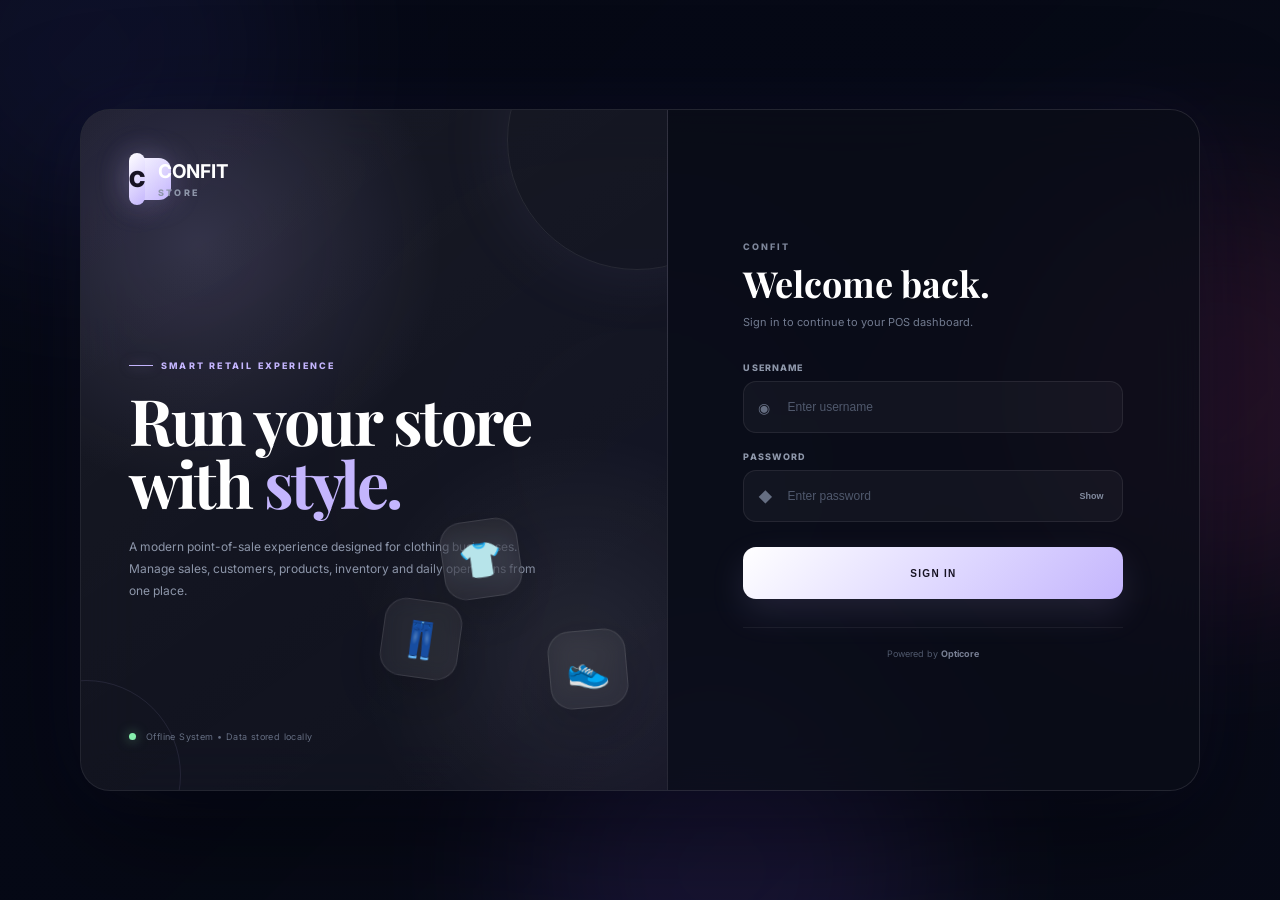
<file: index.html>
<!DOCTYPE html>
<html lang="en">
<head>
    <meta charset="UTF-8">
    <meta name="viewport" content="width=device-width, initial-scale=1.0">
    <title>CONFIT STORE</title>
    <link rel="stylesheet" href="css/style.css">
    <link rel="stylesheet" href="css/gonzcore_motion.css">
</head>

<body>

    <div class="background">
        <div class="glow glow-one"></div>
        <div class="glow glow-two"></div>
        <div class="glow glow-three"></div>
        <div id="particles"></div>
    </div>

    <aside class="sidebar">

        <div class="brand">
            <div class="brand-mark">C</div>
            <div>
                <h1>CONFIT</h1>
            </div>
        </div>

        <nav class="navigation">

            <a href="index.html" class="nav-item active">
                <span class="nav-icon">⌂</span>
                <span>Dashboard</span>
            </a>

            <a href="pages/pos.html" class="nav-item">
                <span class="nav-icon">▣</span>
                <span>POS</span>
            </a>

            <a href="pages/products.html" class="nav-item">
                <span class="nav-icon">◇</span>
                <span>Products</span>
            </a>

            <a href="pages/inventory.html" class="nav-item">
                <span class="nav-icon">▤</span>
                <span>Inventory</span>
            </a>

            <a href="pages/sales.html" class="nav-item">
                <span class="nav-icon">◈</span>
                <span>Sales</span>
            </a>

            <a href="pages/customers.html" class="nav-item">
                <span class="nav-icon">♙</span>
                <span>Customers</span>
            </a>

            <a href="pages/reports.html" class="nav-item">
                <span class="nav-icon">◫</span>
                <span>Reports</span>
            </a>

        </nav>

        <div class="sidebar-bottom">

            <a href="pages/settings.html" class="nav-item">
                <span class="nav-icon">⚙</span>
                <span>Settings</span>
            </a>

            <div class="system-status">
                <span class="status-dot"></span>
                <div>
                    <strong>Offline Mode</strong>
                    <small>Data stored locally</small>
                </div>
            </div>

        </div>

    </aside>

    <main class="main-content">

        <header class="topbar">

            <div class="mobile-brand">
                <strong>CONFIT</strong>
            </div>

            <div class="topbar-right">

                <div class="live-time">
                    <span class="live-dot"></span>
                    <span id="liveTime">00:00:00</span>
                </div>

                <div class="profile" onclick="window.location.href='pages/account.html'" style="cursor:pointer">
                    <div class="profile-avatar">
                        C
                    </div>

                    <div class="profile-info">
                        <strong>Administrator</strong>
                        <span>Owner</span>
                    </div>

                </div>

            </div>

        </header>

        <section class="dashboard">

            <div class="welcome">

                <div class="welcome-text">

                    <span class="eyebrow">
                        CONFIT STORE
                    </span>

                    <h2>
                        Run your store.<br>
                        <span>Own your style.</span>
                    </h2>

                    <p>
                        Manage your clothing business, products,
                        inventory and sales from one place.
                    </p>

                    <div class="welcome-actions">

                        <a href="pages/pos.html" class="primary-button">
                            Open POS
                            <span>→</span>
                        </a>

                        <a href="pages/products.html" class="secondary-button">
                            Manage Products
                        </a>

                    </div>

                </div>

                <div class="fashion-display">

                    <div class="fashion-ring ring-one"></div>
                    <div class="fashion-ring ring-two"></div>

                    <div class="fashion-card card-shirt">
                        <span>👕</span>
                    </div>

                    <div class="fashion-card card-shoe">
                        <span>👟</span>
                    </div>

                    <div class="fashion-card card-bag">
                        <span>👜</span>
                    </div>

                    <div class="fashion-center">
                        <span>C</span>
                    </div>

                </div>

            </div>

            <div class="stats-grid">

                <div class="stat-card">

                    <div class="stat-top">
                        <span>Today's Sales</span>
                        <div class="stat-icon">₱</div>
                    </div>

                    <div class="stat-value">
                        ₱<span id="todaySales">0</span>
                    </div>

                    <div class="stat-bottom">
                        <span class="positive">Live</span>
                        <span>Today</span>
                    </div>

                </div>

                <div class="stat-card">

                    <div class="stat-top">
                        <span>Transactions</span>
                        <div class="stat-icon">↗</div>
                    </div>

                    <div class="stat-value" id="transactionCount">
                        0
                    </div>

                    <div class="stat-bottom">
                        <span class="positive">Active</span>
                        <span>Sales records</span>
                    </div>

                </div>

                <div class="stat-card">

                    <div class="stat-top">
                        <span>Products</span>
                        <div class="stat-icon">◇</div>
                    </div>

                    <div class="stat-value" id="productCount">
                        0
                    </div>

                    <div class="stat-bottom">
                        <span>Catalog</span>
                        <span>Items</span>
                    </div>

                </div>

                <div class="stat-card">

                    <div class="stat-top">
                        <span>Low Stock</span>
                        <div class="stat-icon">!</div>
                    </div>

                    <div class="stat-value" id="lowStockCount">
                        0
                    </div>

                    <div class="stat-bottom">
                        <span class="warning">Check</span>
                        <span>Inventory</span>
                    </div>

                </div>

            </div>

            <div class="content-grid">

                <div class="glass-panel sales-panel">

                    <div class="panel-header">

                        <div>
                            <span class="panel-label">
                                PERFORMANCE
                            </span>

                            <h3>
                                Sales Overview
                            </h3>
                        </div>

                        <span class="period">
                            Recent
                        </span>

                    </div>

                    <div class="chart">

                        <div class="chart-line line-one"></div>
                        <div class="chart-line line-two"></div>
                        <div class="chart-line line-three"></div>
                        <div class="chart-line line-four"></div>

                        <div class="chart-bars">

                            <div class="bar" style="height: 32%">
                                <span></span>
                            </div>

                            <div class="bar" style="height: 48%">
                                <span></span>
                            </div>

                            <div class="bar" style="height: 40%">
                                <span></span>
                            </div>

                            <div class="bar" style="height: 65%">
                                <span></span>
                            </div>

                            <div class="bar" style="height: 52%">
                                <span></span>
                            </div>

                            <div class="bar" style="height: 78%">
                                <span></span>
                            </div>

                            <div class="bar active-bar" style="height: 92%">
                                <span></span>
                            </div>

                        </div>

                        <div class="chart-days">
                            <span>Mon</span>
                            <span>Tue</span>
                            <span>Wed</span>
                            <span>Thu</span>
                            <span>Fri</span>
                            <span>Sat</span>
                            <span>Sun</span>
                        </div>

                    </div>

                </div>

                <div class="glass-panel quick-panel">

                    <div class="panel-header">

                        <div>
                            <span class="panel-label">
                                QUICK ACCESS
                            </span>

                            <h3>
                                Store Tools
                            </h3>
                        </div>

                    </div>

                    <div class="quick-actions">

                        <a href="pages/pos.html" class="quick-action">
                            <div class="quick-icon">▣</div>
                            <div>
                                <strong>New Sale</strong>
                                <span>Open cashier</span>
                            </div>
                            <b>→</b>
                        </a>

                        <a href="pages/products.html" class="quick-action">
                            <div class="quick-icon">◇</div>
                            <div>
                                <strong>Products</strong>
                                <span>Manage catalog</span>
                            </div>
                            <b>→</b>
                        </a>

                        <a href="pages/inventory.html" class="quick-action">
                            <div class="quick-icon">▤</div>
                            <div>
                                <strong>Inventory</strong>
                                <span>Check stock</span>
                            </div>
                            <b>→</b>
                        </a>

                    </div>

                </div>

            </div>

            <div class="bottom-grid">

                <div class="glass-panel recent-panel">

                    <div class="panel-header">

                        <div>
                            <span class="panel-label">
                                ACTIVITY
                            </span>

                            <h3>
                                Recent Transactions
                            </h3>
                        </div>

                        <a href="pages/sales.html">
                            View All
                        </a>

                    </div>

                    <div id="recentTransactions" class="transactions">

                        <div class="empty-state">
                            <div class="empty-icon">◈</div>
                            <strong>No transactions yet</strong>
                            <span>Completed sales will appear here.</span>
                        </div>

                    </div>

                </div>

                <div class="glass-panel stock-panel">

                    <div class="panel-header">

                        <div>
                            <span class="panel-label">
                                INVENTORY
                            </span>

                            <h3>
                                Stock Status
                            </h3>
                        </div>

                        <a href="pages/inventory.html">
                            View
                        </a>

                    </div>

                    <div id="stockStatus" class="stock-list">

                        <div class="empty-state">
                            <div class="empty-icon">◇</div>
                            <strong>Inventory is ready</strong>
                            <span>Add products to see stock status.</span>
                        </div>

                    </div>

                </div>

            </div>

        </section>

        <footer>
            <span>Powered by Opticore</span>
            <span>POS SYSTEM</span>
        </footer>

    </main>

    <script src="js/app.js"></script>

</body>
</html>
</file>
<file: css/style.css>
@import url('https://fonts.googleapis.com/css2?family=Inter:wght@400;500;600;700;800&family=Playfair+Display:wght@600;700&display=swap');

* {
    box-sizing: border-box;
    margin: 0;
    padding: 0;
}

html {
    scroll-behavior: smooth;
}

body {
    min-height: 100vh;
    font-family: Inter, Arial, sans-serif;
    background: #080b14;
    color: #f8fafc;
    overflow-x: hidden;
}

a {
    color: inherit;
    text-decoration: none;
}

.background {
    position: fixed;
    inset: 0;
    overflow: hidden;
    pointer-events: none;
    z-index: -1;
    background:
        radial-gradient(circle at 15% 20%, rgba(120, 119, 198, 0.15), transparent 28%),
        radial-gradient(circle at 85% 75%, rgba(236, 72, 153, 0.12), transparent 28%),
        linear-gradient(135deg, #080b14, #101322 50%, #080b14);
}

.glow {
    position: absolute;
    width: 420px;
    height: 420px;
    border-radius: 50%;
    filter: blur(80px);
    opacity: 0.3;
}

.glow-one {
    top: -160px;
    left: -120px;
    background: #6366f1;
    animation: floatOne 13s ease-in-out infinite;
}

.glow-two {
    right: -150px;
    top: 20%;
    background: #ec4899;
    animation: floatTwo 16s ease-in-out infinite;
}

.glow-three {
    bottom: -180px;
    left: 40%;
    background: #8b5cf6;
    animation: floatThree 18s ease-in-out infinite;
}

@keyframes floatOne {
    0%, 100% {
        transform: translate(0, 0);
    }

    50% {
        transform: translate(100px, 80px);
    }
}

@keyframes floatTwo {
    0%, 100% {
        transform: translate(0, 0);
    }

    50% {
        transform: translate(-100px, 70px);
    }
}

@keyframes floatThree {
    0%, 100% {
        transform: translate(0, 0);
    }

    50% {
        transform: translate(80px, -90px);
    }
}

#particles {
    position: absolute;
    inset: 0;
}

.particle {
    position: absolute;
    width: 3px;
    height: 3px;
    border-radius: 50%;
    background: rgba(255, 255, 255, 0.45);
    animation: particleFloat linear infinite;
}

@keyframes particleFloat {
    from {
        transform: translateY(110vh);
        opacity: 0;
    }

    15% {
        opacity: 1;
    }

    85% {
        opacity: 1;
    }

    to {
        transform: translateY(-20vh);
        opacity: 0;
    }
}

.sidebar {
    position: fixed;
    top: 0;
    left: 0;
    width: 260px;
    height: 100vh;
    padding: 28px 18px;
    display: flex;
    flex-direction: column;
    background: rgba(8, 11, 20, 0.72);
    border-right: 1px solid rgba(255, 255, 255, 0.08);
    backdrop-filter: blur(25px);
    z-index: 20;
}

.brand {
    display: flex;
    align-items: center;
    gap: 12px;
    padding: 0 10px 35px;
}

.brand-mark {
    width: 42px;
    height: 42px;
    display: grid;
    place-items: center;
    border-radius: 12px;
    background: linear-gradient(135deg, #ffffff, #c4b5fd);
    color: #0f1020;
    font-size: 21px;
    font-weight: 800;
    box-shadow: 0 0 30px rgba(196, 181, 253, 0.25);
}

.brand h1 {
    font-size: 18px;
    letter-spacing: -0.5px;
}

.brand span {
    display: block;
    margin-top: 2px;
    color: #8b93a7;
    font-size: 10px;
    letter-spacing: 1.5px;
    text-transform: uppercase;
}

.navigation {
    display: flex;
    flex-direction: column;
    gap: 7px;
}

.nav-item {
    position: relative;
    display: flex;
    align-items: center;
    gap: 13px;
    padding: 12px 14px;
    border-radius: 10px;
    color: #8e96aa;
    font-size: 13px;
    font-weight: 500;
    transition: 0.3s ease;
}

.nav-item:hover {
    color: #ffffff;
    background: rgba(255, 255, 255, 0.06);
    transform: translateX(4px);
}

.nav-item.active {
    color: #ffffff;
    background: rgba(255, 255, 255, 0.09);
    box-shadow: inset 0 0 0 1px rgba(255, 255, 255, 0.06);
}

.nav-item.active::before {
    content: "";
    position: absolute;
    left: 0;
    width: 3px;
    height: 20px;
    border-radius: 0 5px 5px 0;
    background: #c4b5fd;
    box-shadow: 0 0 15px rgba(196, 181, 253, 0.8);
}

.nav-icon {
    width: 21px;
    text-align: center;
    font-size: 17px;
}

.sidebar-bottom {
    margin-top: auto;
}

.system-status {
    display: flex;
    align-items: center;
    gap: 10px;
    margin: 18px 5px 0;
    padding: 12px;
    border: 1px solid rgba(255, 255, 255, 0.07);
    border-radius: 12px;
    background: rgba(255, 255, 255, 0.035);
}

.status-dot {
    width: 8px;
    height: 8px;
    flex-shrink: 0;
    border-radius: 50%;
    background: #34d399;
    box-shadow: 0 0 12px rgba(52, 211, 153, 0.8);
    animation: pulse 2s infinite;
}

@keyframes pulse {
    50% {
        opacity: 0.4;
        transform: scale(0.75);
    }
}

.system-status strong {
    display: block;
    font-size: 11px;
}

.system-status small {
    display: block;
    margin-top: 3px;
    color: #71798d;
    font-size: 9px;
}

.main-content {
    min-height: 100vh;
    margin-left: 260px;
}

.topbar {
    height: 78px;
    padding: 0 42px;
    display: flex;
    align-items: center;
    justify-content: space-between;
    border-bottom: 1px solid rgba(255, 255, 255, 0.07);
    background: rgba(8, 11, 20, 0.32);
    backdrop-filter: blur(18px);
}

.mobile-brand {
    display: none;
}

.topbar-right {
    width: 100%;
    display: flex;
    justify-content: flex-end;
    align-items: center;
    gap: 28px;
}

.live-time {
    display: flex;
    align-items: center;
    gap: 8px;
    color: #9da5b8;
    font-size: 12px;
    font-variant-numeric: tabular-nums;
}

.live-dot {
    width: 6px;
    height: 6px;
    border-radius: 50%;
    background: #34d399;
    box-shadow: 0 0 10px #34d399;
}

.profile {
    display: flex;
    align-items: center;
    gap: 10px;
}

.profile-avatar {
    width: 36px;
    height: 36px;
    display: grid;
    place-items: center;
    border-radius: 50%;
    background: linear-gradient(135deg, #c4b5fd, #f9a8d4);
    color: #171323;
    font-weight: 800;
    font-size: 13px;
}

.profile-info strong {
    display: block;
    font-size: 12px;
}

.profile-info span {
    display: block;
    margin-top: 2px;
    color: #747d91;
    font-size: 10px;
}

.dashboard {
    max-width: 1500px;
    margin: auto;
    padding: 38px 42px 30px;
}

.welcome {
    position: relative;
    min-height: 320px;
    display: flex;
    justify-content: space-between;
    align-items: center;
    padding: 45px 55px;
    overflow: hidden;
    border: 1px solid rgba(255, 255, 255, 0.08);
    border-radius: 25px;
    background: linear-gradient(120deg, rgba(255, 255, 255, 0.075), rgba(255, 255, 255, 0.025));
    backdrop-filter: blur(18px);
    animation: reveal 0.8s ease both;
}

.welcome::after {
    content: "";
    position: absolute;
    width: 400px;
    height: 400px;
    right: 10%;
    top: -250px;
    border-radius: 50%;
    border: 1px solid rgba(255, 255, 255, 0.08);
}

.eyebrow,
.panel-label {
    color: #a9a1d7;
    font-size: 9px;
    font-weight: 700;
    letter-spacing: 2.5px;
}

.welcome h2 {
    margin-top: 12px;
    font-family: "Playfair Display", Georgia, serif;
    font-size: clamp(40px, 5vw, 66px);
    line-height: 0.98;
    letter-spacing: -2px;
}

.welcome h2 span {
    color: #c4b5fd;
}

.welcome p {
    max-width: 480px;
    margin-top: 20px;
    color: #8d96aa;
    font-size: 13px;
    line-height: 1.8;
}

.welcome-actions {
    display: flex;
    gap: 10px;
    margin-top: 27px;
}

.primary-button,
.secondary-button {
    display: inline-flex;
    align-items: center;
    justify-content: center;
    gap: 18px;
    min-height: 45px;
    padding: 0 18px;
    border-radius: 9px;
    font-size: 11px;
    font-weight: 700;
    transition: 0.3s ease;
}

.primary-button {
    color: #151221;
    background: #f8fafc;
}

.primary-button:hover {
    transform: translateY(-3px);
    box-shadow: 0 12px 30px rgba(255, 255, 255, 0.15);
}

.secondary-button {
    color: #d9ddea;
    border: 1px solid rgba(255, 255, 255, 0.12);
    background: rgba(255, 255, 255, 0.04);
}

.secondary-button:hover {
    background: rgba(255, 255, 255, 0.08);
    transform: translateY(-3px);
}

.fashion-display {
    position: relative;
    width: 330px;
    height: 280px;
    flex-shrink: 0;
}

.fashion-center {
    position: absolute;
    left: 50%;
    top: 50%;
    width: 100px;
    height: 100px;
    display: grid;
    place-items: center;
    border-radius: 50%;
    transform: translate(-50%, -50%);
    background: linear-gradient(135deg, #f8fafc, #c4b5fd);
    color: #171323;
    font-size: 30px;
    font-weight: 800;
    box-shadow: 0 0 70px rgba(196, 181, 253, 0.25);
    z-index: 3;
}

.fashion-ring {
    position: absolute;
    left: 50%;
    top: 50%;
    border: 1px solid rgba(196, 181, 253, 0.2);
    border-radius: 50%;
    transform: translate(-50%, -50%);
}

.ring-one {
    width: 190px;
    height: 190px;
    animation: rotateRing 15s linear infinite;
}

.ring-two {
    width: 280px;
    height: 280px;
    border-style: dashed;
    animation: rotateRingReverse 20s linear infinite;
}

@keyframes rotateRing {
    to {
        transform: translate(-50%, -50%) rotate(360deg);
    }
}

@keyframes rotateRingReverse {
    to {
        transform: translate(-50%, -50%) rotate(-360deg);
    }
}

.fashion-card {
    position: absolute;
    width: 62px;
    height: 62px;
    display: grid;
    place-items: center;
    border: 1px solid rgba(255, 255, 255, 0.12);
    border-radius: 17px;
    background: rgba(255, 255, 255, 0.08);
    backdrop-filter: blur(15px);
    font-size: 27px;
    box-shadow: 0 15px 35px rgba(0, 0, 0, 0.2);
    z-index: 4;
}

.card-shirt {
    top: 5px;
    left: 45px;
    animation: cardFloatOne 4s ease-in-out infinite;
}

.card-shoe {
    right: 18px;
    top: 90px;
    animation: cardFloatTwo 5s ease-in-out infinite;
}

.card-bag {
    bottom: 10px;
    left: 75px;
    animation: cardFloatThree 4.5s ease-in-out infinite;
}

@keyframes cardFloatOne {
    50% {
        transform: translateY(-13px) rotate(5deg);
    }
}

@keyframes cardFloatTwo {
    50% {
        transform: translateY(12px) rotate(-5deg);
    }
}

@keyframes cardFloatThree {
    50% {
        transform: translateY(-9px) rotate(-4deg);
    }
}

.stats-grid {
    display: grid;
    grid-template-columns: repeat(4, 1fr);
    gap: 15px;
    margin-top: 18px;
}

.stat-card,
.glass-panel {
    border: 1px solid rgba(255, 255, 255, 0.08);
    background: rgba(255, 255, 255, 0.045);
    backdrop-filter: blur(18px);
}

.stat-card {
    padding: 20px;
    border-radius: 16px;
    transition: 0.35s ease;
    animation: reveal 0.8s ease both;
}

.stat-card:hover {
    transform: translateY(-5px);
    border-color: rgba(196, 181, 253, 0.25);
    background: rgba(255, 255, 255, 0.065);
}

.stat-top {
    display: flex;
    align-items: center;
    justify-content: space-between;
    color: #8992a6;
    font-size: 11px;
}

.stat-icon {
    width: 30px;
    height: 30px;
    display: grid;
    place-items: center;
    border-radius: 8px;
    color: #c4b5fd;
    background: rgba(196, 181, 253, 0.08);
    font-weight: 700;
}

.stat-value {
    margin-top: 15px;
    font-size: 28px;
    font-weight: 700;
    letter-spacing: -1px;
}

.stat-bottom {
    display: flex;
    gap: 8px;
    margin-top: 9px;
    color: #626b7f;
    font-size: 9px;
}

.positive {
    color: #6ee7b7;
}

.warning {
    color: #fbbf24;
}

.content-grid {
    display: grid;
    grid-template-columns: 1.6fr 1fr;
    gap: 15px;
    margin-top: 18px;
}

.bottom-grid {
    display: grid;
    grid-template-columns: 1.3fr 1fr;
    gap: 15px;
    margin-top: 18px;
}

.glass-panel {
    border-radius: 16px;
    padding: 22px;
    animation: reveal 0.9s ease both;
}

.panel-header {
    display: flex;
    justify-content: space-between;
    align-items: flex-start;
}

.panel-header h3 {
    margin-top: 6px;
    font-size: 15px;
}

.panel-header a,
.period {
    color: #8f98ad;
    font-size: 10px;
}

.panel-header a:hover {
    color: #ffffff;
}

.chart {
    position: relative;
    height: 220px;
    margin-top: 25px;
}

.chart-line {
    position: absolute;
    left: 0;
    right: 0;
    border-top: 1px solid rgba(255, 255, 255, 0.055);
}

.line-one {
    top: 15%;
}

.line-two {
    top: 40%;
}

.line-three {
    top: 65%;
}

.line-four {
    top: 90%;
}

.chart-bars {
    position: absolute;
    inset: 15% 0 10% 0;
    display: flex;
    align-items: flex-end;
    justify-content: space-around;
    gap: 20px;
}

.bar {
    position: relative;
    width: 28px;
    max-width: 12%;
    border-radius: 7px 7px 2px 2px;
    background: linear-gradient(to top, rgba(196, 181, 253, 0.15), rgba(196, 181, 253, 0.5));
    transform-origin: bottom;
    animation: barGrow 1.2s ease both;
}

.bar span {
    position: absolute;
    top: 0;
    left: 50%;
    width: 5px;
    height: 5px;
    border-radius: 50%;
    transform: translate(-50%, -50%);
    background: #ddd6fe;
    box-shadow: 0 0 12px #c4b5fd;
}

.active-bar {
    background: linear-gradient(to top, rgba(244, 114, 182, 0.2), rgba(244, 114, 182, 0.7));
}

.active-bar span {
    background: #f9a8d4;
    box-shadow: 0 0 14px #f9a8d4;
}

@keyframes barGrow {
    from {
        transform: scaleY(0);
    }

    to {
        transform: scaleY(1);
    }
}

.chart-days {
    position: absolute;
    bottom: -3px;
    left: 0;
    right: 0;
    display: flex;
    justify-content: space-around;
    color: #626b7f;
    font-size: 9px;
}

.quick-actions {
    display: flex;
    flex-direction: column;
    gap: 10px;
    margin-top: 18px;
}

.quick-action {
    display: flex;
    align-items: center;
    gap: 12px;
    padding: 12px;
    border-radius: 10px;
    border: 1px solid transparent;
    background: rgba(255, 255, 255, 0.035);
    transition: 0.3s ease;
}

.quick-action:hover {
    transform: translateX(5px);
    border-color: rgba(255, 255, 255, 0.08);
    background: rgba(255, 255, 255, 0.07);
}

.quick-icon {
    width: 35px;
    height: 35px;
    display: grid;
    place-items: center;
    border-radius: 9px;
    background: rgba(196, 181, 253, 0.09);
    color: #c4b5fd;
}

.quick-action strong {
    display: block;
    font-size: 11px;
}

.quick-action span {
    display: block;
    margin-top: 3px;
    color: #687186;
    font-size: 9px;
}

.quick-action b {
    margin-left: auto;
    color: #687186;
    font-size: 15px;
}

.transactions,
.stock-list {
    margin-top: 17px;
}

.empty-state {
    min-height: 130px;
    display: flex;
    flex-direction: column;
    align-items: center;
    justify-content: center;
    gap: 5px;
    color: #70798d;
    text-align: center;
}

.empty-icon {
    margin-bottom: 5px;
    color: #a99ddd;
    font-size: 23px;
}

.empty-state strong {
    color: #aeb6c7;
    font-size: 11px;
}

.empty-state span {
    font-size: 9px;
}

.transaction {
    display: flex;
    align-items: center;
    gap: 12px;
    padding: 12px 0;
    border-bottom: 1px solid rgba(255, 255, 255, 0.055);
}

.transaction:last-child {
    border-bottom: none;
}

.transaction-icon {
    width: 35px;
    height: 35px;
    display: grid;
    place-items: center;
    border-radius: 9px;
    background: rgba(52, 211, 153, 0.08);
    color: #6ee7b7;
}

.transaction-info {
    flex: 1;
}

.transaction-info strong {
    display: block;
    font-size: 11px;
}

.transaction-info span {
    display: block;
    margin-top: 3px;
    color: #626b7f;
    font-size: 9px;
}

.transaction-total {
    font-size: 11px;
    font-weight: 700;
}

.stock-item {
    display: flex;
    align-items: center;
    gap: 12px;
    padding: 11px 0;
    border-bottom: 1px solid rgba(255, 255, 255, 0.055);
}

.stock-item:last-child {
    border-bottom: none;
}

.stock-image {
    width: 35px;
    height: 35px;
    display: grid;
    place-items: center;
    border-radius: 9px;
    background: rgba(255, 255, 255, 0.06);
    font-size: 17px;
}

.stock-info {
    flex: 1;
}

.stock-info strong {
    display: block;
    font-size: 10px;
}

.stock-info span {
    display: block;
    margin-top: 3px;
    color: #626b7f;
    font-size: 9px;
}

.stock-number {
    font-size: 10px;
    font-weight: 700;
}

.stock-number.low {
    color: #fbbf24;
}

.stock-number.good {
    color: #6ee7b7;
}

footer {
    display: flex;
    justify-content: space-between;
    max-width: 1500px;
    margin: auto;
    padding: 15px 42px 25px;
    color: #50596c;
    font-size: 9px;
}

@keyframes reveal {
    from {
        opacity: 0;
        transform: translateY(15px);
    }

    to {
        opacity: 1;
        transform: translateY(0);
    }
}

@media (max-width: 1100px) {

    .sidebar {
        width: 220px;
    }

    .main-content {
        margin-left: 220px;
    }

    .dashboard {
        padding: 28px;
    }

    .topbar {
        padding: 0 28px;
    }

    .welcome {
        padding: 35px;
    }

    .fashion-display {
        transform: scale(0.8);
        margin-right: -40px;
    }

    .stats-grid {
        grid-template-columns: repeat(2, 1fr);
    }

}

@media (max-width: 800px) {

    .sidebar {
        position: relative;
        width: 100%;
        height: auto;
        padding: 15px;
    }

    .brand {
        padding-bottom: 15px;
    }

    .navigation {
        flex-direction: row;
        overflow-x: auto;
    }

    .nav-item {
        white-space: nowrap;
    }

    .sidebar-bottom {
        display: flex;
        align-items: center;
        gap: 10px;
        margin-top: 10px;
    }

    .system-status {
        margin: 0;
        flex: 1;
    }

    .main-content {
        margin-left: 0;
    }

    .topbar {
        height: 65px;
        padding: 0 20px;
    }

    .mobile-brand {
        display: block;
    }

    .dashboard {
        padding: 20px;
    }

    .welcome {
        min-height: auto;
        padding: 30px;
    }

    .fashion-display {
        display: none;
    }

    .content-grid,
    .bottom-grid {
        grid-template-columns: 1fr;
    }

    footer {
        padding: 15px 20px;
    }

}

@media (max-width: 550px) {

    .profile-info {
        display: none;
    }

    .live-time {
        display: none;
    }

    .welcome h2 {
        font-size: 40px;
    }

    .welcome-actions {
        flex-direction: column;
    }

    .primary-button,
    .secondary-button {
        width: 100%;
    }

    .stats-grid {
        grid-template-columns: 1fr;
    }

    .chart-bars {
        gap: 8px;
    }

}
</file>
<file: css/gonzcore_motion.css>
:root {
    --motion-ease: cubic-bezier(0.22, 1, 0.36, 1);
}

body {
    animation: gcPageFade 0.7s ease both;
}

.background {
    transform: translateZ(0);
}

.main-content {
    animation: gcMainEnter 0.75s var(--motion-ease) both;
}

.topbar {
    animation: gcTopbarEnter 0.65s var(--motion-ease) both;
}

.main-content > section,
.main-content > .page,
.main-content > .dashboard,
.main-content > .pos-page,
.main-content > .products-page,
.main-content > .inventory-page,
.main-content > .sales-page,
.main-content > .customers-page,
.main-content > .reports-page,
.main-content > .settings-page {
    animation: gcContentEnter 0.8s var(--motion-ease) 0.08s both;
}

.pos-page > *,
.products-page > *,
.inventory-page > *,
.sales-page > *,
.customers-page > *,
.reports-page > *,
.settings-page > *,
.page > * {
    animation: gcItemEnter 0.7s var(--motion-ease) both;
}

.pos-page > *:nth-child(1),
.products-page > *:nth-child(1),
.inventory-page > *:nth-child(1),
.sales-page > *:nth-child(1),
.customers-page > *:nth-child(1),
.reports-page > *:nth-child(1),
.settings-page > *:nth-child(1),
.page > *:nth-child(1) {
    animation-delay: 0.08s;
}

.pos-page > *:nth-child(2),
.products-page > *:nth-child(2),
.inventory-page > *:nth-child(2),
.sales-page > *:nth-child(2),
.customers-page > *:nth-child(2),
.reports-page > *:nth-child(2),
.settings-page > *:nth-child(2),
.page > *:nth-child(2) {
    animation-delay: 0.16s;
}

.pos-page > *:nth-child(3),
.products-page > *:nth-child(3),
.inventory-page > *:nth-child(3),
.sales-page > *:nth-child(3),
.customers-page > *:nth-child(3),
.reports-page > *:nth-child(3),
.settings-page > *:nth-child(3),
.page > *:nth-child(3) {
    animation-delay: 0.24s;
}

.pos-page > *:nth-child(4),
.products-page > *:nth-child(4),
.inventory-page > *:nth-child(4),
.sales-page > *:nth-child(4),
.customers-page > *:nth-child(4),
.reports-page > *:nth-child(4),
.settings-page > *:nth-child(4),
.page > *:nth-child(4) {
    animation-delay: 0.32s;
}

.pos-page > *:nth-child(5),
.products-page > *:nth-child(5),
.inventory-page > *:nth-child(5),
.sales-page > *:nth-child(5),
.customers-page > *:nth-child(5),
.reports-page > *:nth-child(5),
.settings-page > *:nth-child(5),
.page > *:nth-child(5) {
    animation-delay: 0.4s;
}

.pos-page > *:nth-child(n+6),
.products-page > *:nth-child(n+6),
.inventory-page > *:nth-child(n+6),
.sales-page > *:nth-child(n+6),
.customers-page > *:nth-child(n+6),
.reports-page > *:nth-child(n+6),
.settings-page > *:nth-child(n+6),
.page > *:nth-child(n+6) {
    animation-delay: 0.48s;
}

.nav-item {
    transition:
        transform 0.28s var(--motion-ease),
        color 0.28s ease,
        background 0.28s ease,
        box-shadow 0.28s ease;
}

.nav-item:hover {
    transform: translateX(6px);
}

.nav-item.active {
    animation: gcActiveNav 2.8s ease-in-out infinite;
}

.brand-mark {
    animation: gcBrandFloat 4s ease-in-out infinite;
}

.system-status {
    animation: gcStatusFloat 5s ease-in-out infinite;
}

.report-stat,
.report-panel,
.payment-card,
.pos-products,
.cart-panel,
.stat-card,
.settings-card,
.inventory-card,
.sales-card,
.customer-card,
.product-card,
.summary-card {
    transition:
        transform 0.3s var(--motion-ease),
        border-color 0.3s ease,
        box-shadow 0.3s ease;
}

.report-stat:hover,
.report-panel:hover,
.payment-card:hover,
.pos-products:hover,
.cart-panel:hover,
.stat-card:hover,
.settings-card:hover,
.inventory-card:hover,
.sales-card:hover,
.customer-card:hover,
.product-card:hover,
.summary-card:hover {
    transform: translateY(-4px);
}

button,
.primary-button,
.secondary-button,
.add-button,
.refresh-button,
.settings-button,
.report-button,
.save-button,
.reset-button {
    transition:
        transform 0.25s var(--motion-ease),
        box-shadow 0.25s ease,
        background 0.25s ease;
}

button:hover,
.primary-button:hover,
.secondary-button:hover,
.add-button:hover,
.refresh-button:hover,
.settings-button:hover,
.report-button:hover,
.save-button:hover,
.reset-button:hover {
    transform: translateY(-2px);
}

#particles {
    transform: translateZ(0);
}

@keyframes gcPageFade {
    from {
        opacity: 0;
    }

    to {
        opacity: 1;
    }
}

@keyframes gcMainEnter {
    from {
        opacity: 0;
        transform: translateY(8px);
    }

    to {
        opacity: 1;
        transform: translateY(0);
    }
}

@keyframes gcTopbarEnter {
    from {
        opacity: 0;
        transform: translateY(-12px);
    }

    to {
        opacity: 1;
        transform: translateY(0);
    }
}

@keyframes gcContentEnter {
    from {
        opacity: 0;
        transform: translateY(18px);
    }

    to {
        opacity: 1;
        transform: translateY(0);
    }
}

@keyframes gcItemEnter {
    from {
        opacity: 0;
        transform: translateY(18px) scale(0.985);
    }

    to {
        opacity: 1;
        transform: translateY(0) scale(1);
    }
}

@keyframes gcActiveNav {
    0%,
    100% {
        box-shadow:
            inset 0 0 0 1px rgba(255, 255, 255, 0.06),
            0 0 0 rgba(196, 181, 253, 0);
    }

    50% {
        box-shadow:
            inset 0 0 0 1px rgba(196, 181, 253, 0.12),
            0 0 18px rgba(196, 181, 253, 0.06);
    }
}

@keyframes gcBrandFloat {
    0%,
    100% {
        transform: translateY(0);
    }

    50% {
        transform: translateY(-3px);
    }
}

@keyframes gcStatusFloat {
    0%,
    100% {
        transform: translateY(0);
    }

    50% {
        transform: translateY(-2px);
    }
}

@media (prefers-reduced-motion: reduce) {
    *,
    *::before,
    *::after {
        animation-duration: 0.01ms !important;
        animation-iteration-count: 1 !important;
        scroll-behavior: auto !important;
        transition-duration: 0.01ms !important;
    }
}

.profile{
    cursor:pointer;
    transition:all .3s ease;
}

.profile:hover{
    transform:translateY(-2px);
    opacity:.9;
}

.profile:hover .profile-avatar{
    transform:scale(1.08);
    box-shadow:0 0 25px rgba(196,181,253,.35);
}

.profile-avatar{
    transition:all .3s ease;
}

#globalLogoutButton{
    border:1px solid rgba(255,255,255,.1);
    background:rgba(255,255,255,.05);
    color:#d7d9e3;
    padding:10px 16px;
    border-radius:12px;
    font-size:10px;
    font-weight:700;
    cursor:pointer;
    transition:all .3s ease;
}

#globalLogoutButton:hover{
    transform:translateY(-2px);
    background:rgba(255,255,255,.1);
    border-color:rgba(196,181,253,.35);
    color:#ffffff;
    box-shadow:0 8px 25px rgba(0,0,0,.2);
}

.profile{
    position:relative;
    cursor:pointer;
    transition:transform .3s ease, opacity .3s ease;
}

.profile:hover{
    transform:translateY(-2px);
    opacity:.95;
}

.profile:hover .profile-avatar{
    transform:scale(1.08);
    box-shadow:0 0 25px rgba(196,181,253,.35);
}

.profile-avatar{
    transition:transform .3s ease, box-shadow .3s ease;
}

.profile:active{
    transform:scale(.96);
}

.profile:active .profile-avatar{
    transform:scale(.98);
}
</file>
